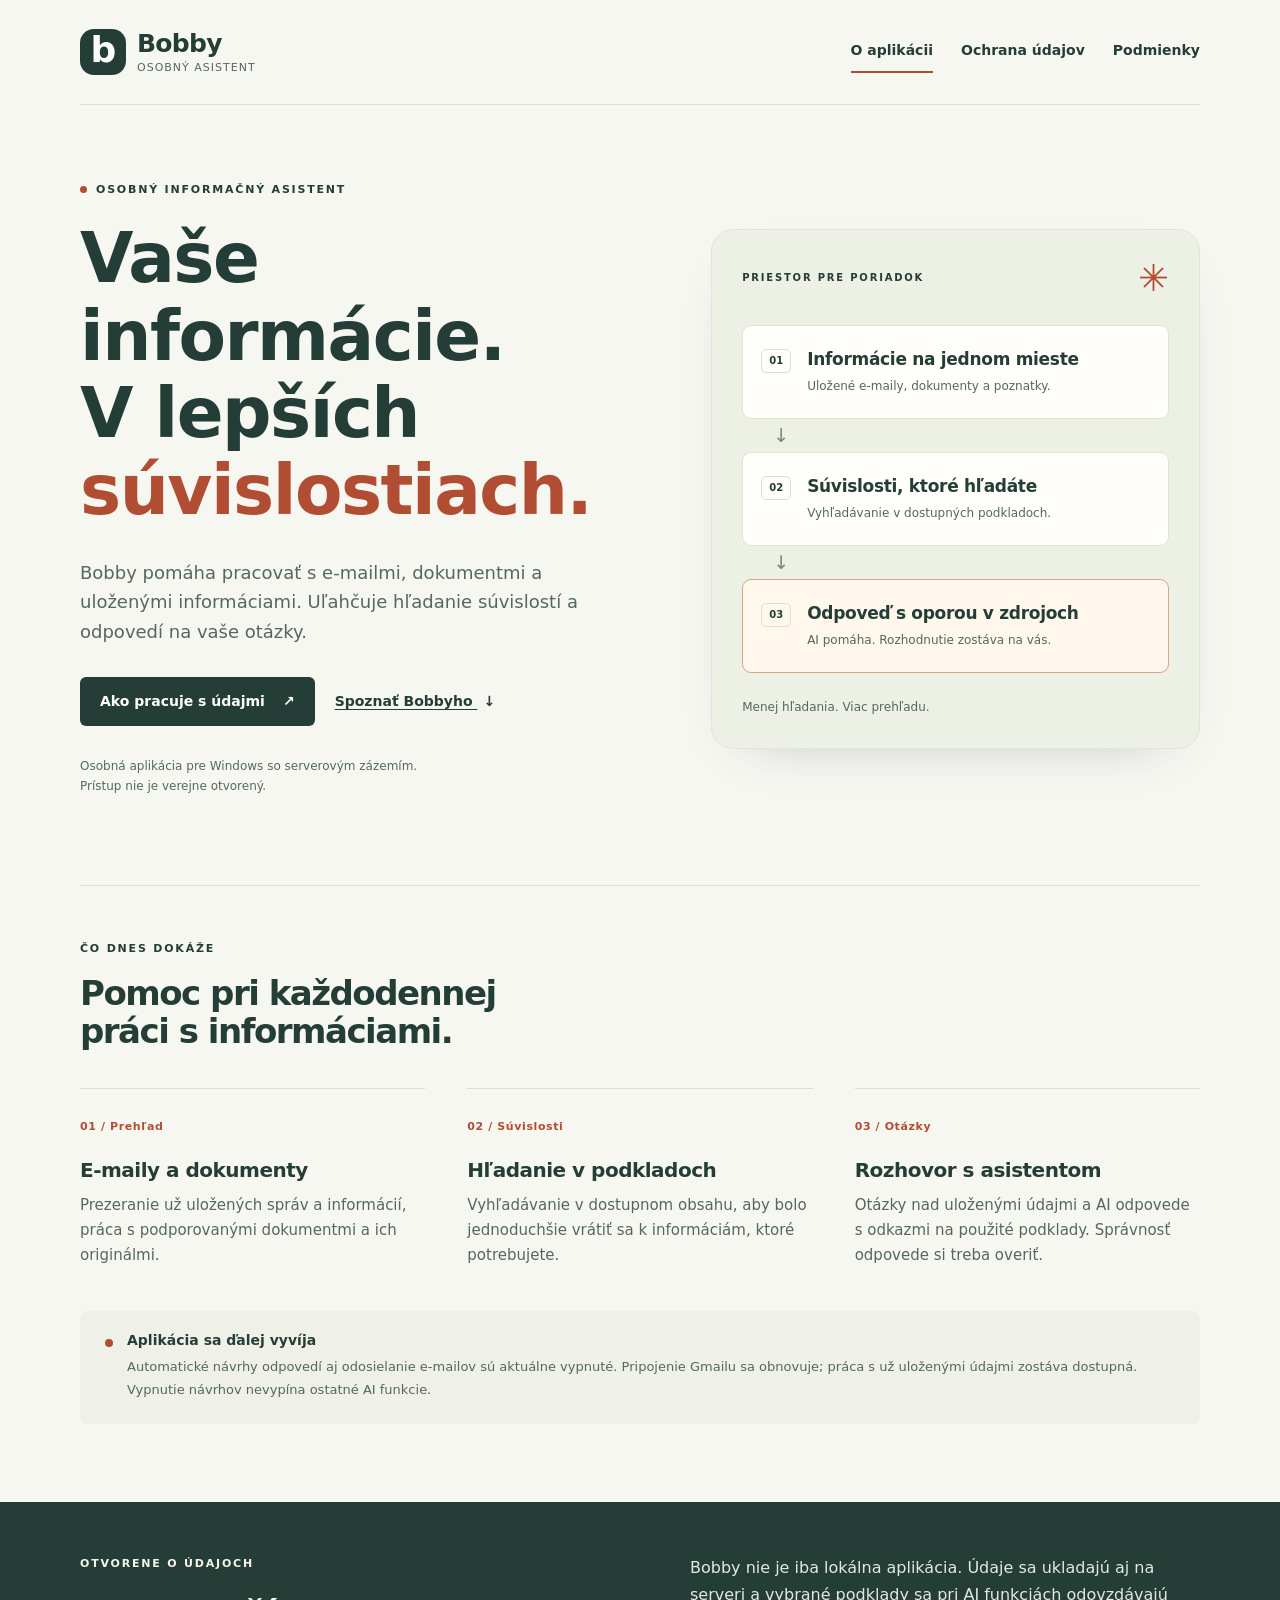
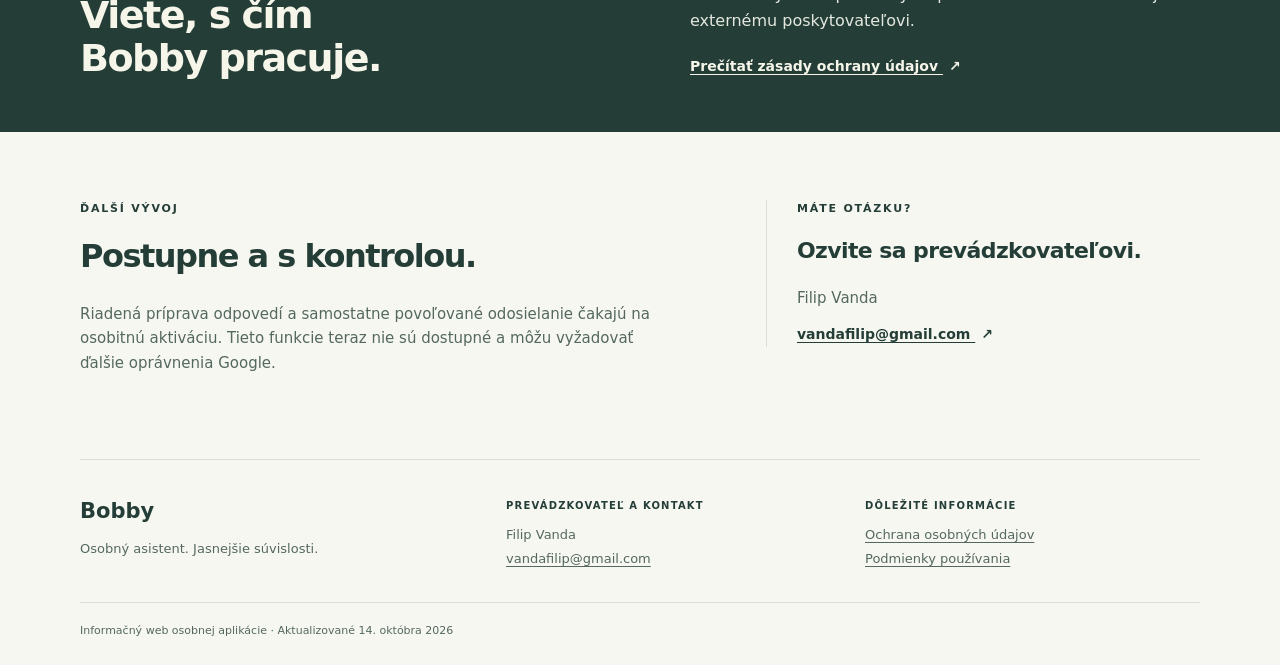
<file: index.html>
<!doctype html>
<html lang="sk">
<head>
  <meta charset="utf-8">
  <meta name="viewport" content="width=device-width, initial-scale=1">
  <meta name="description" content="Bobby je osobný asistent na prácu s informáciami, dokumentmi a e-mailmi. Spoznajte jeho možnosti, spracovanie údajov a kontakt.">
  <meta name="color-scheme" content="light">
  <title>Bobby – osobný asistent pre informácie a e-maily</title>
  <link rel="canonical" href="https://vandafilip-afk.github.io/">
  <link rel="icon" href="data:image/svg+xml,%3Csvg xmlns='http://www.w3.org/2000/svg' viewBox='0 0 64 64'%3E%3Crect width='64' height='64' rx='18' fill='%23263e38'/%3E%3Ctext x='32' y='46' text-anchor='middle' font-family='sans-serif' font-size='44' font-weight='700' fill='%23fff'%3Eb%3C/text%3E%3C/svg%3E">
  <link rel="stylesheet" href="styles.css">
</head>
<body>
  <a class="skip-link" href="#main">Prejsť na obsah</a>
  <header class="site-header wrap">
    <a class="brand" href="index.html" aria-label="Bobby – úvodná stránka"><span class="brand-mark" aria-hidden="true">b</span><span>Bobby<span class="brand-caption">osobný asistent</span></span></a>
    <nav aria-label="Hlavná navigácia"><a href="index.html" aria-current="page">O aplikácii</a><a href="privacy.html">Ochrana údajov</a><a href="terms.html">Podmienky</a></nav>
  </header>
  <main id="main" tabindex="-1">
    <section class="hero wrap" aria-labelledby="hero-title">
      <div class="hero-copy">
        <p class="eyebrow"><span class="small-dot" aria-hidden="true"></span>Osobný informačný asistent</p>
        <h1 id="hero-title">Vaše informácie.<br>V lepších<br><span>súvislostiach.</span></h1>
        <p class="lead">Bobby pomáha pracovať s e-mailmi, dokumentmi a uloženými informáciami. Uľahčuje hľadanie súvislostí a odpovedí na vaše otázky.</p>
        <div class="actions"><a class="button" href="privacy.html">Ako pracuje s údajmi <span aria-hidden="true">↗</span></a><a class="text-link" href="#moznosti">Spoznať Bobbyho <span aria-hidden="true">↓</span></a></div>
        <p class="hero-note">Osobná aplikácia pre Windows so serverovým zázemím.<br>Prístup nie je verejne otvorený.</p>
      </div>
      <div class="overview" aria-label="Od informácií k odpovedi">
        <div class="overview-top"><span class="eyebrow">Priestor pre poriadok</span><span class="overview-symbol" aria-hidden="true">✳</span></div>
        <div class="flow-card"><span class="step-number">01</span><div><h2>Informácie na jednom mieste</h2><p>Uložené e-maily, dokumenty a poznatky.</p></div></div>
        <div class="flow-connector" aria-hidden="true">↓</div>
        <div class="flow-card"><span class="step-number">02</span><div><h2>Súvislosti, ktoré hľadáte</h2><p>Vyhľadávanie v dostupných podkladoch.</p></div></div>
        <div class="flow-connector" aria-hidden="true">↓</div>
        <div class="flow-card accent-card"><span class="step-number">03</span><div><h2>Odpoveď s oporou v zdrojoch</h2><p>AI pomáha. Rozhodnutie zostáva na vás.</p></div></div>
        <p class="overview-note">Menej hľadania. Viac prehľadu.</p>
      </div>
    </section>
    <section class="features wrap" id="moznosti" aria-labelledby="features-title">
      <div class="section-heading"><p class="eyebrow">Čo dnes dokáže</p><h2 id="features-title">Pomoc pri každodennej<br>práci s informáciami.</h2></div>
      <div class="feature-grid">
        <article class="feature"><span class="feature-number">01 / Prehľad</span><h3>E-maily a dokumenty</h3><p>Prezeranie už uložených správ a informácií, práca s podporovanými dokumentmi a ich originálmi.</p></article>
        <article class="feature"><span class="feature-number">02 / Súvislosti</span><h3>Hľadanie v podkladoch</h3><p>Vyhľadávanie v dostupnom obsahu, aby bolo jednoduchšie vrátiť sa k informáciám, ktoré potrebujete.</p></article>
        <article class="feature"><span class="feature-number">03 / Otázky</span><h3>Rozhovor s asistentom</h3><p>Otázky nad uloženými údajmi a AI odpovede s odkazmi na použité podklady. Správnosť odpovede si treba overiť.</p></article>
      </div>
      <aside class="status-note" aria-label="Aktuálny rozsah aplikácie"><span class="status-marker" aria-hidden="true"></span><div><h3>Aplikácia sa ďalej vyvíja</h3><p>Automatické návrhy odpovedí aj odosielanie e-mailov sú aktuálne vypnuté. Pripojenie Gmailu sa obnovuje; práca s už uloženými údajmi zostáva dostupná. Vypnutie návrhov nevypína ostatné AI funkcie.</p></div></aside>
    </section>
    <section class="trust-band"><div class="wrap trust-grid"><div><p class="eyebrow">Otvorene o údajoch</p><h2>Viete, s čím<br>Bobby pracuje.</h2></div><div><p>Bobby nie je iba lokálna aplikácia. Údaje sa ukladajú aj na serveri a vybrané podklady sa pri AI funkciách odovzdávajú externému poskytovateľovi.</p><a class="text-link" href="privacy.html">Prečítať zásady ochrany údajov <span aria-hidden="true">↗</span></a></div></div></section>
    <section class="next-section wrap"><div><p class="eyebrow">Ďalší vývoj</p><h2>Postupne a s kontrolou.</h2><p>Riadená príprava odpovedí a samostatne povoľované odosielanie čakajú na osobitnú aktiváciu. Tieto funkcie teraz nie sú dostupné a môžu vyžadovať ďalšie oprávnenia Google.</p></div><div class="contact-card"><p class="eyebrow">Máte otázku?</p><h3>Ozvite sa prevádzkovateľovi.</h3><p>Filip Vanda</p><a class="text-link" href="mailto:vandafilip@gmail.com">vandafilip@gmail.com <span aria-hidden="true">↗</span></a></div></section>
  </main>
  <footer class="site-footer wrap">
    <div><a class="footer-brand" href="index.html">Bobby</a><p>Osobný asistent. Jasnejšie súvislosti.</p></div>
    <div><span class="footer-label">Prevádzkovateľ a kontakt</span><p>Filip Vanda<br><a href="mailto:vandafilip@gmail.com">vandafilip@gmail.com</a></p></div>
    <div><span class="footer-label">Dôležité informácie</span><p><a href="privacy.html">Ochrana osobných údajov</a><br><a href="terms.html">Podmienky používania</a></p></div>
    <p class="footer-note">Informačný web osobnej aplikácie · Aktualizované <time datetime="2026-10-14">14. októbra 2026</time></p>
  </footer>
</body>
</html>
</file>
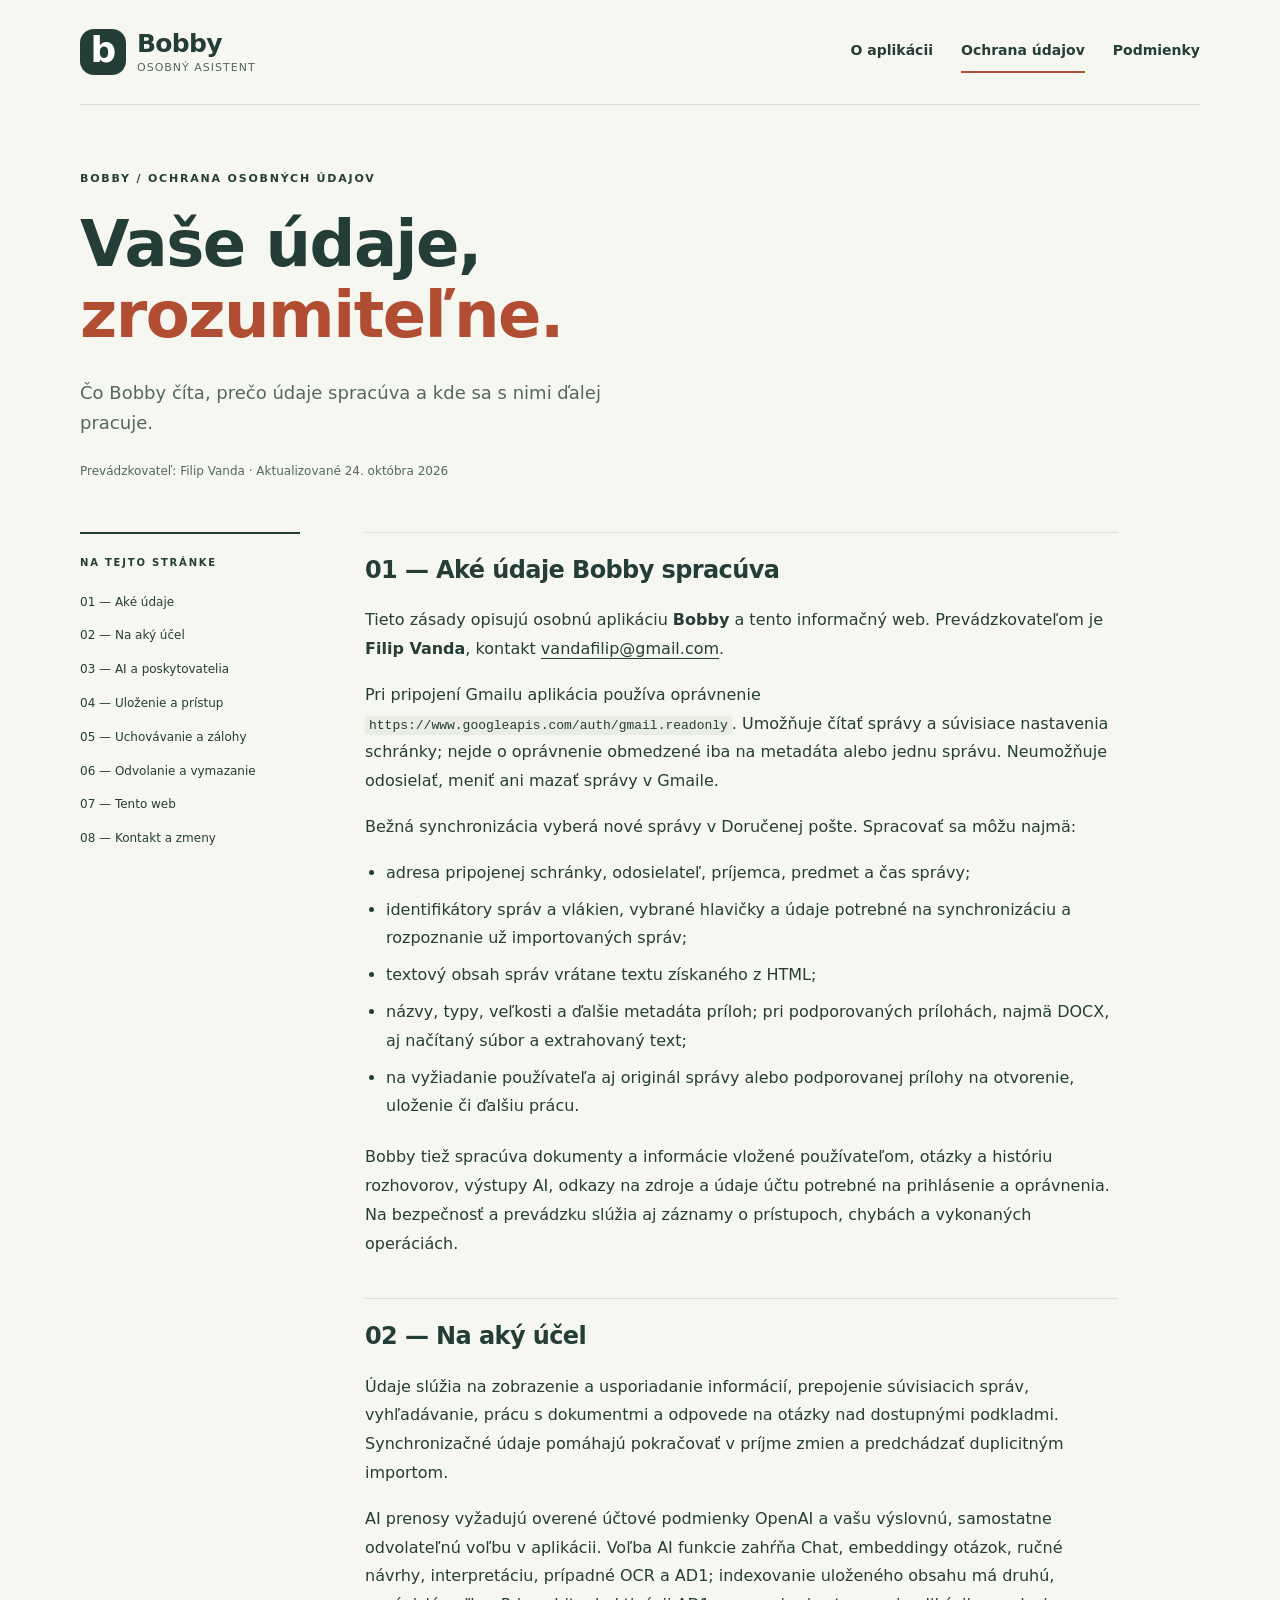
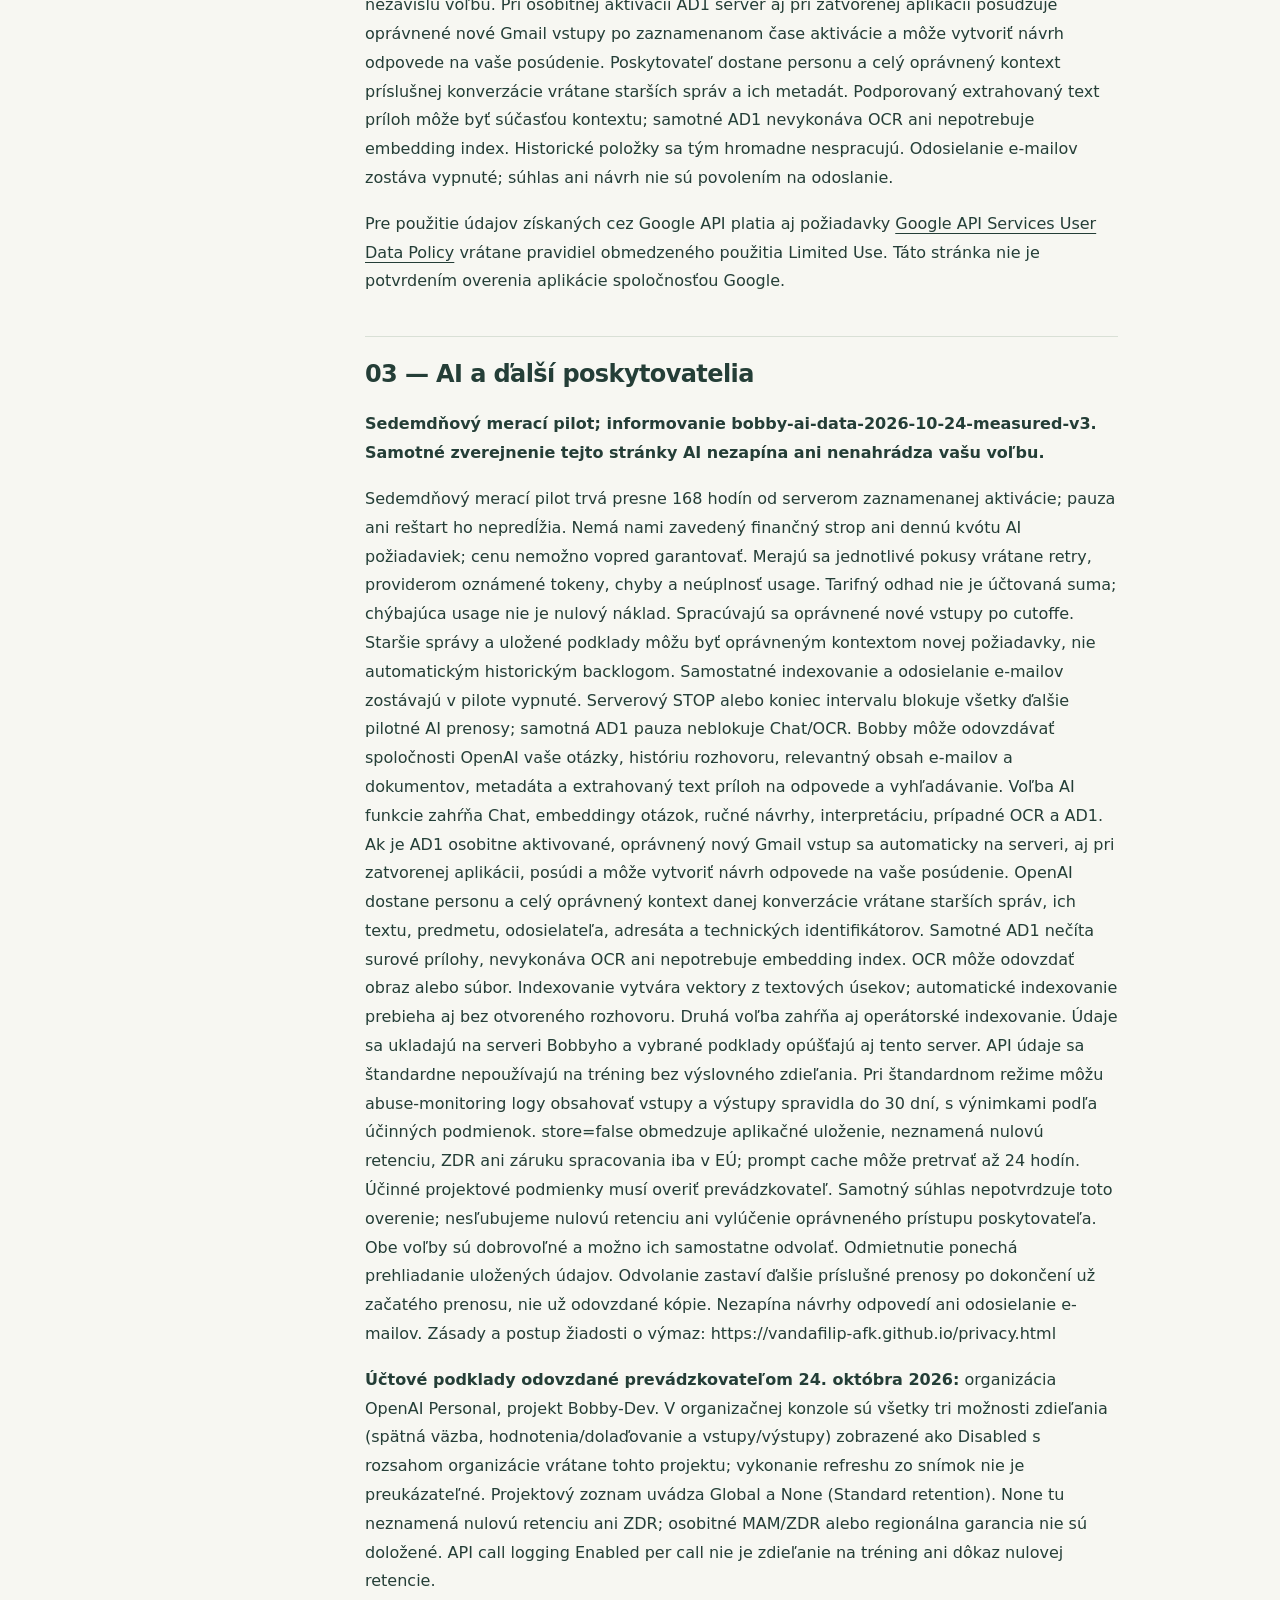
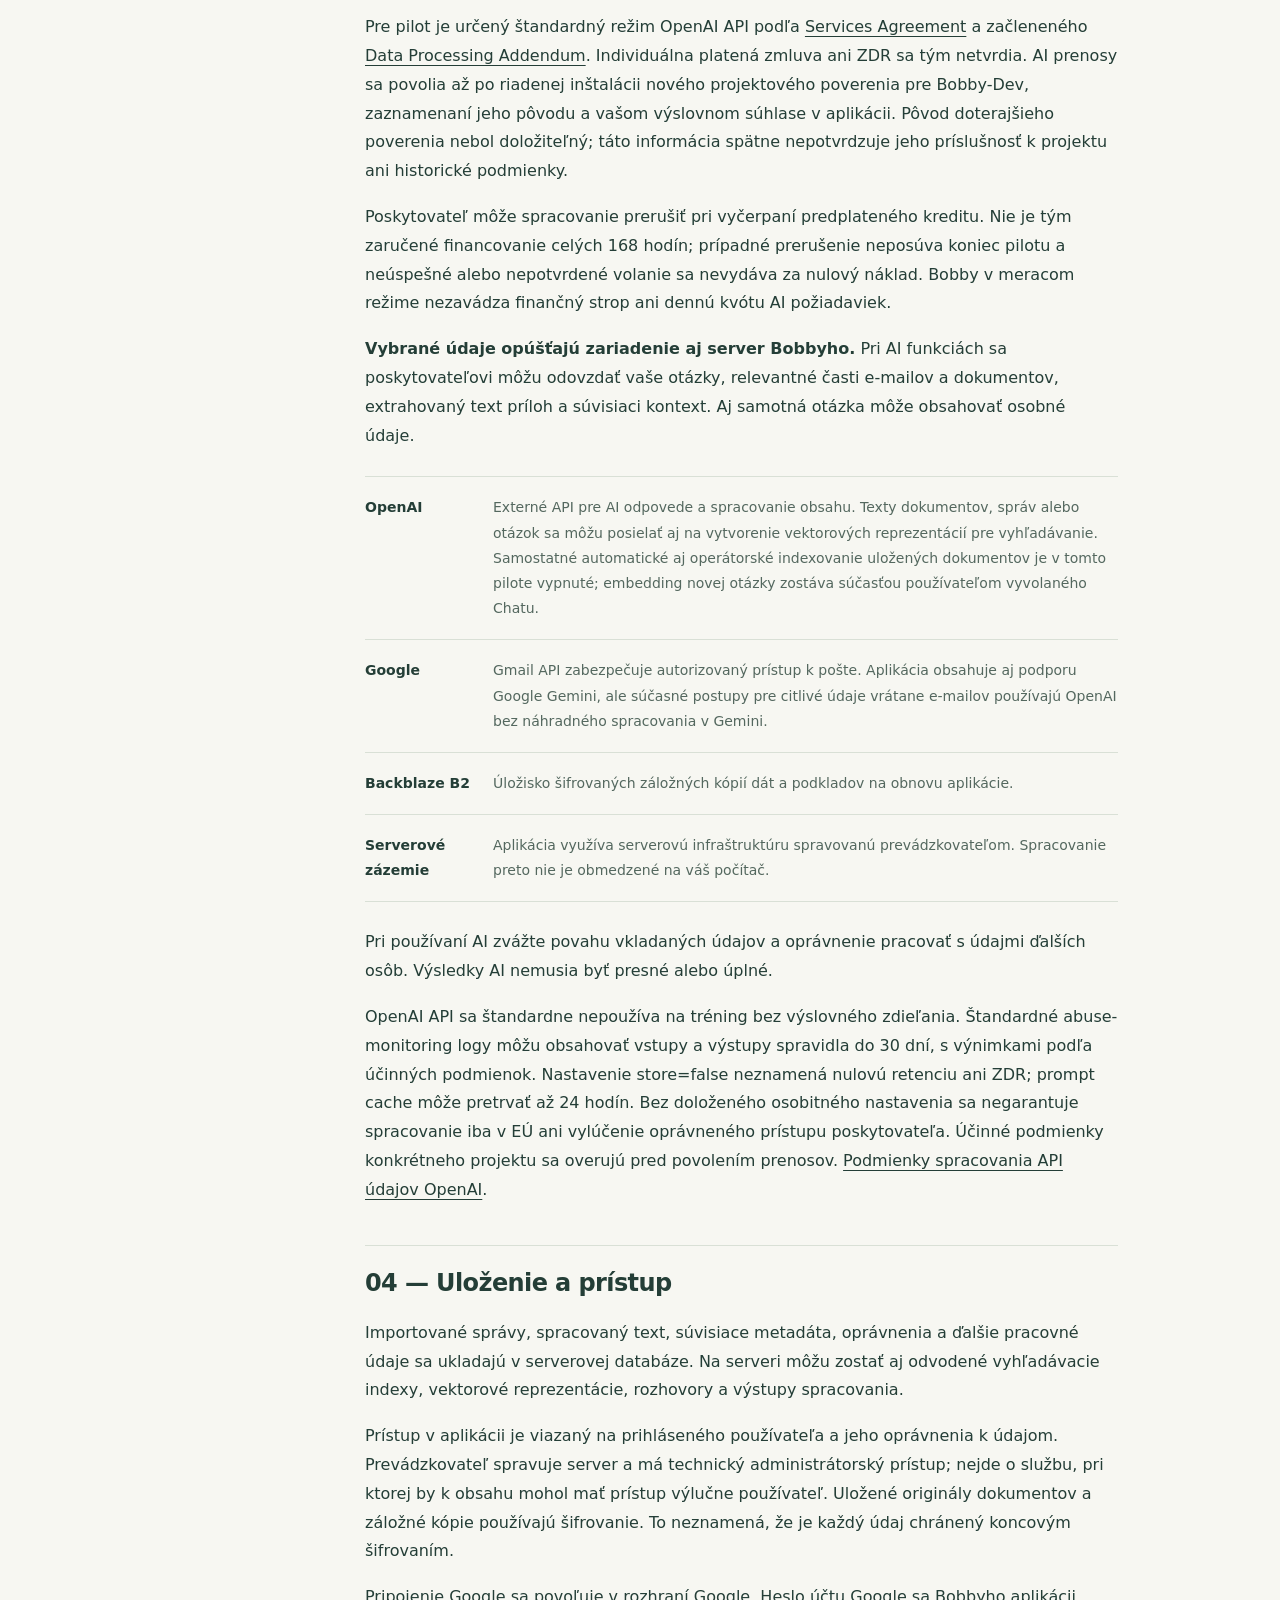
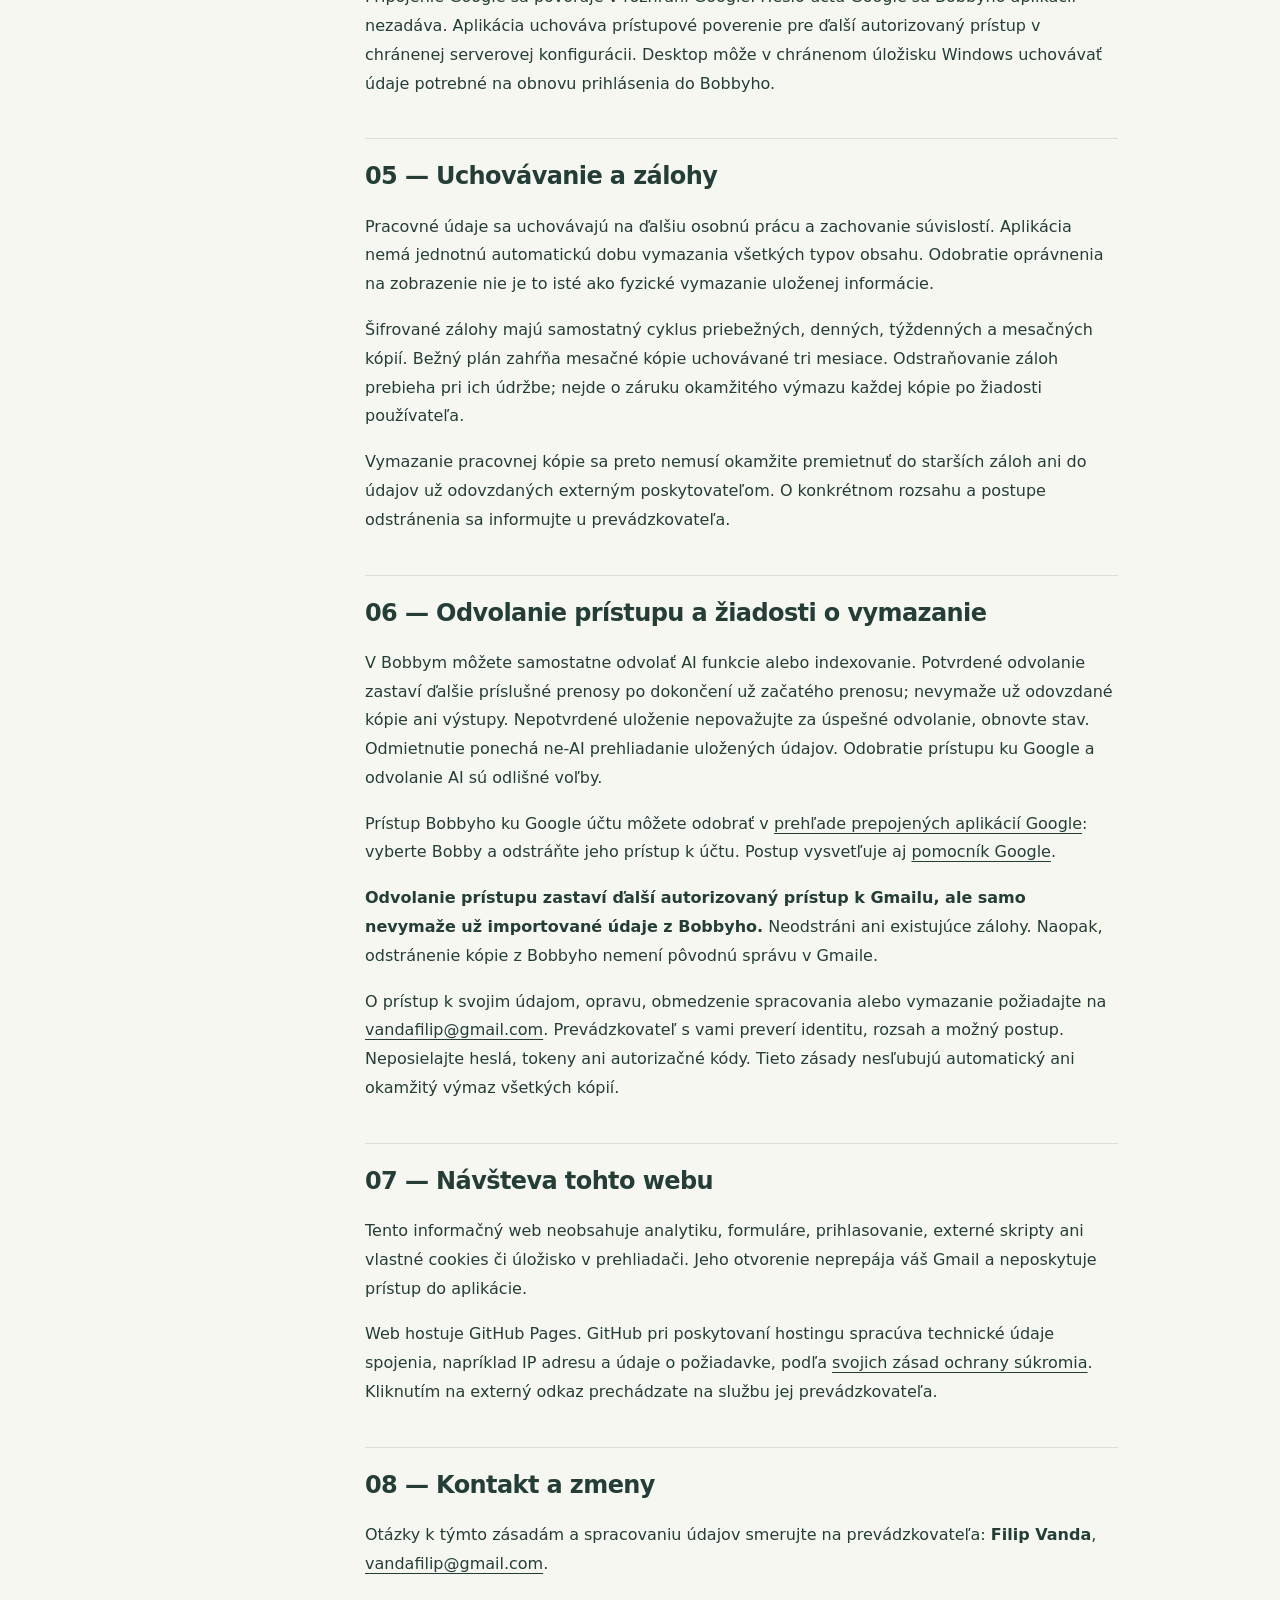
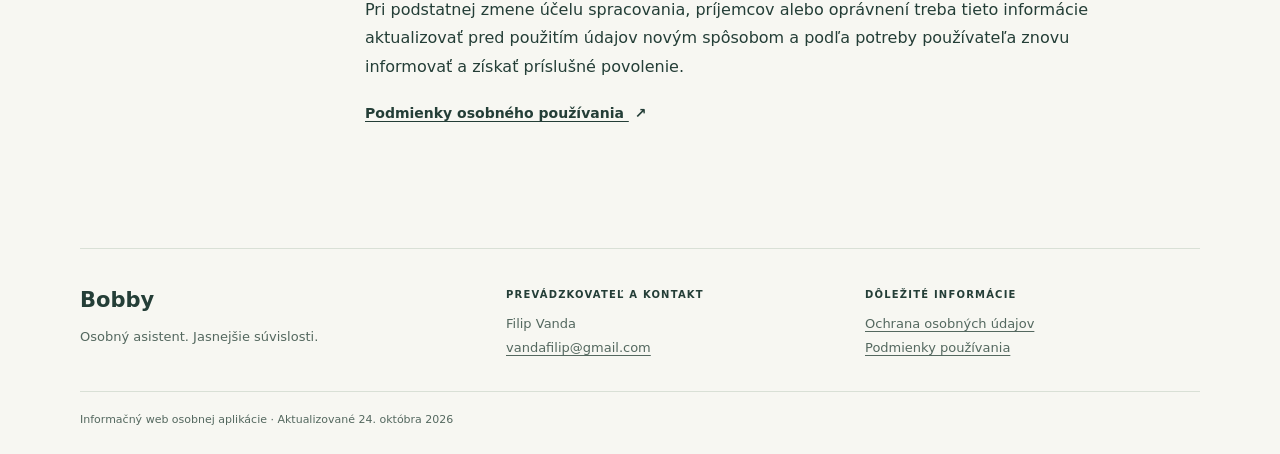
<file: privacy.html>
<!doctype html>
<html lang="sk">
<head>
  <meta charset="utf-8">
  <meta name="viewport" content="width=device-width, initial-scale=1">
  <meta name="description" content="Ako Bobby číta Gmail, spracúva obsah a prílohy, využíva AI, ukladá údaje a zálohy a ako možno odvolať prístup alebo požiadať o vymazanie.">
  <meta name="color-scheme" content="light">
  <title>Ochrana osobných údajov | Bobby</title>
  <link rel="canonical" href="https://vandafilip-afk.github.io/privacy.html">
  <link rel="icon" href="data:image/svg+xml,%3Csvg xmlns='http://www.w3.org/2000/svg' viewBox='0 0 64 64'%3E%3Crect width='64' height='64' rx='18' fill='%23263e38'/%3E%3Ctext x='32' y='46' text-anchor='middle' font-family='sans-serif' font-size='44' font-weight='700' fill='%23fff'%3Eb%3C/text%3E%3C/svg%3E">
  <link rel="stylesheet" href="styles.css">
</head>
<body>
  <a class="skip-link" href="#main">Prejsť na obsah</a>
  <header class="site-header wrap">
    <a class="brand" href="index.html" aria-label="Bobby – úvodná stránka"><span class="brand-mark" aria-hidden="true">b</span><span>Bobby<span class="brand-caption">osobný asistent</span></span></a>
    <nav aria-label="Hlavná navigácia"><a href="index.html">O aplikácii</a><a href="privacy.html" aria-current="page">Ochrana údajov</a><a href="terms.html">Podmienky</a></nav>
  </header>
  <main id="main" class="wrap document-main" tabindex="-1">
    <header class="document-header"><p class="eyebrow">Bobby / Ochrana osobných údajov</p><h1>Vaše údaje,<br><span>zrozumiteľne.</span></h1><p class="lead">Čo Bobby číta, prečo údaje spracúva a kde sa s nimi ďalej pracuje.</p><p class="document-meta">Prevádzkovateľ: Filip Vanda · Aktualizované <time datetime="2026-10-24">24. októbra 2026</time></p></header>
    <div class="document-layout">
      <nav class="contents" aria-label="Obsah zásad"><p class="eyebrow">Na tejto stránke</p><a href="#rozsah">01 — Aké údaje</a><a href="#ucel">02 — Na aký účel</a><a href="#ai">03 — AI a poskytovatelia</a><a href="#ulozenie">04 — Uloženie a prístup</a><a href="#uchovavanie">05 — Uchovávanie a zálohy</a><a href="#kontrola">06 — Odvolanie a vymazanie</a><a href="#web">07 — Tento web</a><a href="#kontakt">08 — Kontakt a zmeny</a></nav>
      <div class="document-body">
        <section id="rozsah"><h2>01 — Aké údaje Bobby spracúva</h2><p>Tieto zásady opisujú osobnú aplikáciu <strong>Bobby</strong> a tento informačný web. Prevádzkovateľom je <strong>Filip Vanda</strong>, kontakt <a href="mailto:vandafilip@gmail.com">vandafilip@gmail.com</a>.</p><p>Pri pripojení Gmailu aplikácia používa oprávnenie <code>https://www.googleapis.com/auth/gmail.readonly</code>. Umožňuje čítať správy a súvisiace nastavenia schránky; nejde o oprávnenie obmedzené iba na metadáta alebo jednu správu. Neumožňuje odosielať, meniť ani mazať správy v Gmaile.</p><p>Bežná synchronizácia vyberá nové správy v Doručenej pošte. Spracovať sa môžu najmä:</p><ul><li>adresa pripojenej schránky, odosielateľ, príjemca, predmet a čas správy;</li><li>identifikátory správ a vlákien, vybrané hlavičky a údaje potrebné na synchronizáciu a rozpoznanie už importovaných správ;</li><li>textový obsah správ vrátane textu získaného z HTML;</li><li>názvy, typy, veľkosti a ďalšie metadáta príloh; pri podporovaných prílohách, najmä DOCX, aj načítaný súbor a extrahovaný text;</li><li>na vyžiadanie používateľa aj originál správy alebo podporovanej prílohy na otvorenie, uloženie či ďalšiu prácu.</li></ul><p>Bobby tiež spracúva dokumenty a informácie vložené používateľom, otázky a históriu rozhovorov, výstupy AI, odkazy na zdroje a údaje účtu potrebné na prihlásenie a oprávnenia. Na bezpečnosť a prevádzku slúžia aj záznamy o prístupoch, chybách a vykonaných operáciách.</p></section>
        <section id="ucel"><h2>02 — Na aký účel</h2><p>Údaje slúžia na zobrazenie a usporiadanie informácií, prepojenie súvisiacich správ, vyhľadávanie, prácu s dokumentmi a odpovede na otázky nad dostupnými podkladmi. Synchronizačné údaje pomáhajú pokračovať v príjme zmien a predchádzať duplicitným importom.</p><p>AI prenosy vyžadujú overené účtové podmienky OpenAI a vašu výslovnú, samostatne odvolateľnú voľbu v aplikácii. Voľba AI funkcie zahŕňa Chat, embeddingy otázok, ručné návrhy, interpretáciu, prípadné OCR a AD1; indexovanie uloženého obsahu má druhú, nezávislú voľbu. Pri osobitnej aktivácii AD1 server aj pri zatvorenej aplikácii posudzuje oprávnené nové Gmail vstupy po zaznamenanom čase aktivácie a môže vytvoriť návrh odpovede na vaše posúdenie. Poskytovateľ dostane personu a celý oprávnený kontext príslušnej konverzácie vrátane starších správ a ich metadát. Podporovaný extrahovaný text príloh môže byť súčasťou kontextu; samotné AD1 nevykonáva OCR ani nepotrebuje embedding index. Historické položky sa tým hromadne nespracujú. Odosielanie e-mailov zostáva vypnuté; súhlas ani návrh nie sú povolením na odoslanie.</p><p>Pre použitie údajov získaných cez Google API platia aj požiadavky <a href="https://developers.google.com/terms/api-services-user-data-policy">Google API Services User Data Policy</a> vrátane pravidiel obmedzeného použitia <span lang="en">Limited Use</span>. Táto stránka nie je potvrdením overenia aplikácie spoločnosťou Google.</p></section>
        <section id="ai"><h2>03 — AI a ďalší poskytovatelia</h2><p><strong>Sedemdňový merací pilot; informovanie bobby-ai-data-2026-10-24-measured-v3. Samotné zverejnenie tejto stránky AI nezapína ani nenahrádza vašu voľbu.</strong></p><p>Sedemdňov&#253; merac&#237; pilot trv&#225; presne 168 hod&#237;n od serverom zaznamenanej aktiv&#225;cie; pauza ani reštart ho nepredĺžia. Nem&#225; nami zaveden&#253; finančn&#253; strop ani denn&#250; kv&#243;tu AI požiadaviek; cenu nemožno vopred garantovať. Meraj&#250; sa jednotliv&#233; pokusy vr&#225;tane retry, providerom ozn&#225;men&#233; tokeny, chyby a ne&#250;plnosť usage. Tarifn&#253; odhad nie je &#250;čtovan&#225; suma; ch&#253;baj&#250;ca usage nie je nulov&#253; n&#225;klad. Sprac&#250;vaj&#250; sa opr&#225;vnen&#233; nov&#233; vstupy po cutoffe. Staršie spr&#225;vy a uložen&#233; podklady m&#244;žu byť opr&#225;vnen&#253;m kontextom novej požiadavky, nie automatick&#253;m historick&#253;m backlogom. Samostatn&#233; indexovanie a odosielanie e-mailov zost&#225;vaj&#250; v pilote vypnut&#233;. Serverov&#253; STOP alebo koniec intervalu blokuje všetky ďalšie pilotn&#233; AI prenosy; samotn&#225; AD1 pauza neblokuje Chat/OCR. Bobby m&#244;že odovzd&#225;vať spoločnosti OpenAI vaše ot&#225;zky, hist&#243;riu rozhovoru, relevantn&#253; obsah e-mailov a dokumentov, metad&#225;ta a extrahovan&#253; text pr&#237;loh na odpovede a vyhľad&#225;vanie. Voľba AI funkcie zahŕňa Chat, embeddingy ot&#225;zok, ručn&#233; n&#225;vrhy, interpret&#225;ciu, pr&#237;padn&#233; OCR a AD1. Ak je AD1 osobitne aktivovan&#233;, opr&#225;vnen&#253; nov&#253; Gmail vstup sa automaticky na serveri, aj pri zatvorenej aplik&#225;cii, pos&#250;di a m&#244;že vytvoriť n&#225;vrh odpovede na vaše pos&#250;denie. OpenAI dostane personu a cel&#253; opr&#225;vnen&#253; kontext danej konverz&#225;cie vr&#225;tane starš&#237;ch spr&#225;v, ich textu, predmetu, odosielateľa, adres&#225;ta a technick&#253;ch identifik&#225;torov. Samotn&#233; AD1 neč&#237;ta surov&#233; pr&#237;lohy, nevykon&#225;va OCR ani nepotrebuje embedding index. OCR m&#244;že odovzdať obraz alebo s&#250;bor. Indexovanie vytv&#225;ra vektory z textov&#253;ch &#250;sekov; automatick&#233; indexovanie prebieha aj bez otvoren&#233;ho rozhovoru. Druh&#225; voľba zahŕňa aj oper&#225;torsk&#233; indexovanie. &#218;daje sa ukladaj&#250; na serveri Bobbyho a vybran&#233; podklady op&#250;šťaj&#250; aj tento server. API &#250;daje sa štandardne nepouž&#237;vaj&#250; na tr&#233;ning bez v&#253;slovn&#233;ho zdieľania. Pri štandardnom režime m&#244;žu abuse-monitoring logy obsahovať vstupy a v&#253;stupy spravidla do 30 dn&#237;, s v&#253;nimkami podľa &#250;činn&#253;ch podmienok. store=false obmedzuje aplikačn&#233; uloženie, neznamen&#225; nulov&#250; retenciu, ZDR ani z&#225;ruku spracovania iba v E&#218;; prompt cache m&#244;že pretrvať až 24 hod&#237;n. &#218;činn&#233; projektov&#233; podmienky mus&#237; overiť prev&#225;dzkovateľ. Samotn&#253; s&#250;hlas nepotvrdzuje toto overenie; nesľubujeme nulov&#250; retenciu ani vyl&#250;čenie opr&#225;vnen&#233;ho pr&#237;stupu poskytovateľa. Obe voľby s&#250; dobrovoľn&#233; a možno ich samostatne odvolať. Odmietnutie ponech&#225; prehliadanie uložen&#253;ch &#250;dajov. Odvolanie zastav&#237; ďalšie pr&#237;slušn&#233; prenosy po dokončen&#237; už začat&#233;ho prenosu, nie už odovzdan&#233; k&#243;pie. Nezap&#237;na n&#225;vrhy odpoved&#237; ani odosielanie e-mailov. Z&#225;sady a postup žiadosti o v&#253;maz: https://vandafilip-afk.github.io/privacy.html</p><p><strong>Účtové podklady odovzdané prevádzkovateľom 24. októbra 2026:</strong> organizácia OpenAI Personal, projekt Bobby-Dev. V organizačnej konzole sú všetky tri možnosti zdieľania (spätná väzba, hodnotenia/dolaďovanie a vstupy/výstupy) zobrazené ako Disabled s rozsahom organizácie vrátane tohto projektu; vykonanie refreshu zo snímok nie je preukázateľné. Projektový zoznam uvádza Global a None (Standard retention). None tu neznamená nulovú retenciu ani ZDR; osobitné MAM/ZDR alebo regionálna garancia nie sú doložené. API call logging Enabled per call nie je zdieľanie na tréning ani dôkaz nulovej retencie.</p><p>Pre pilot je určený štandardný režim OpenAI API podľa <a href="https://openai.com/policies/services-agreement/">Services Agreement</a> a začleneného <a href="https://openai.com/policies/data-processing-addendum/">Data Processing Addendum</a>. Individuálna platená zmluva ani ZDR sa tým netvrdia. AI prenosy sa povolia až po riadenej inštalácii nového projektového poverenia pre Bobby-Dev, zaznamenaní jeho pôvodu a vašom výslovnom súhlase v aplikácii. Pôvod doterajšieho poverenia nebol doložiteľný; táto informácia spätne nepotvrdzuje jeho príslušnosť k projektu ani historické podmienky.</p><p>Poskytovateľ môže spracovanie prerušiť pri vyčerpaní predplateného kreditu. Nie je tým zaručené financovanie celých 168 hodín; prípadné prerušenie neposúva koniec pilotu a neúspešné alebo nepotvrdené volanie sa nevydáva za nulový náklad. Bobby v meracom režime nezavádza finančný strop ani dennú kvótu AI požiadaviek.</p><p><strong>Vybrané údaje opúšťajú zariadenie aj server Bobbyho.</strong> Pri AI funkciách sa poskytovateľovi môžu odovzdať vaše otázky, relevantné časti e-mailov a dokumentov, extrahovaný text príloh a súvisiaci kontext. Aj samotná otázka môže obsahovať osobné údaje.</p><dl class="provider-list"><div><dt>OpenAI</dt><dd>Externé API pre AI odpovede a spracovanie obsahu. Texty dokumentov, správ alebo otázok sa môžu posielať aj na vytvorenie vektorových reprezentácií pre vyhľadávanie. Samostatné automatické aj operátorské indexovanie uložených dokumentov je v tomto pilote vypnuté; embedding novej otázky zostáva súčasťou používateľom vyvolaného Chatu.</dd></div><div><dt>Google</dt><dd>Gmail API zabezpečuje autorizovaný prístup k pošte. Aplikácia obsahuje aj podporu Google Gemini, ale súčasné postupy pre citlivé údaje vrátane e-mailov používajú OpenAI bez náhradného spracovania v Gemini.</dd></div><div><dt>Backblaze B2</dt><dd>Úložisko šifrovaných záložných kópií dát a podkladov na obnovu aplikácie.</dd></div><div><dt>Serverové zázemie</dt><dd>Aplikácia využíva serverovú infraštruktúru spravovanú prevádzkovateľom. Spracovanie preto nie je obmedzené na váš počítač.</dd></div></dl><p>Pri používaní AI zvážte povahu vkladaných údajov a oprávnenie pracovať s údajmi ďalších osôb. Výsledky AI nemusia byť presné alebo úplné.</p><p>OpenAI API sa štandardne nepoužíva na tréning bez výslovného zdieľania. Štandardné abuse-monitoring logy môžu obsahovať vstupy a výstupy spravidla do 30 dní, s výnimkami podľa účinných podmienok. Nastavenie store=false neznamená nulovú retenciu ani ZDR; prompt cache môže pretrvať až 24 hodín. Bez doloženého osobitného nastavenia sa negarantuje spracovanie iba v EÚ ani vylúčenie oprávneného prístupu poskytovateľa. Účinné podmienky konkrétneho projektu sa overujú pred povolením prenosov. <a href="https://developers.openai.com/api/docs/guides/your-data">Podmienky spracovania API údajov OpenAI</a>.</p></section>
        <section id="ulozenie"><h2>04 — Uloženie a prístup</h2><p>Importované správy, spracovaný text, súvisiace metadáta, oprávnenia a ďalšie pracovné údaje sa ukladajú v serverovej databáze. Na serveri môžu zostať aj odvodené vyhľadávacie indexy, vektorové reprezentácie, rozhovory a výstupy spracovania.</p><p>Prístup v aplikácii je viazaný na prihláseného používateľa a jeho oprávnenia k údajom. Prevádzkovateľ spravuje server a má technický administrátorský prístup; nejde o službu, pri ktorej by k obsahu mohol mať prístup výlučne používateľ. Uložené originály dokumentov a záložné kópie používajú šifrovanie. To neznamená, že je každý údaj chránený koncovým šifrovaním.</p><p>Pripojenie Google sa povoľuje v rozhraní Google. Heslo účtu Google sa Bobbyho aplikácii nezadáva. Aplikácia uchováva prístupové poverenie pre ďalší autorizovaný prístup v chránenej serverovej konfigurácii. Desktop môže v chránenom úložisku Windows uchovávať údaje potrebné na obnovu prihlásenia do Bobbyho.</p></section>
        <section id="uchovavanie"><h2>05 — Uchovávanie a zálohy</h2><p>Pracovné údaje sa uchovávajú na ďalšiu osobnú prácu a zachovanie súvislostí. Aplikácia nemá jednotnú automatickú dobu vymazania všetkých typov obsahu. Odobratie oprávnenia na zobrazenie nie je to isté ako fyzické vymazanie uloženej informácie.</p><p>Šifrované zálohy majú samostatný cyklus priebežných, denných, týždenných a mesačných kópií. Bežný plán zahŕňa mesačné kópie uchovávané tri mesiace. Odstraňovanie záloh prebieha pri ich údržbe; nejde o záruku okamžitého výmazu každej kópie po žiadosti používateľa.</p><p>Vymazanie pracovnej kópie sa preto nemusí okamžite premietnuť do starších záloh ani do údajov už odovzdaných externým poskytovateľom. O konkrétnom rozsahu a postupe odstránenia sa informujte u prevádzkovateľa.</p></section>
        <section id="kontrola"><h2>06 — Odvolanie prístupu a žiadosti o vymazanie</h2><p>V Bobbym môžete samostatne odvolať AI funkcie alebo indexovanie. Potvrdené odvolanie zastaví ďalšie príslušné prenosy po dokončení už začatého prenosu; nevymaže už odovzdané kópie ani výstupy. Nepotvrdené uloženie nepovažujte za úspešné odvolanie, obnovte stav. Odmietnutie ponechá ne-AI prehliadanie uložených údajov. Odobratie prístupu ku Google a odvolanie AI sú odlišné voľby.</p><p>Prístup Bobbyho ku Google účtu môžete odobrať v <a href="https://myaccount.google.com/connections">prehľade prepojených aplikácií Google</a>: vyberte Bobby a odstráňte jeho prístup k účtu. Postup vysvetľuje aj <a href="https://support.google.com/accounts/answer/13533235?hl=sk">pomocník Google</a>.</p><p><strong>Odvolanie prístupu zastaví ďalší autorizovaný prístup k Gmailu, ale samo nevymaže už importované údaje z Bobbyho.</strong> Neodstráni ani existujúce zálohy. Naopak, odstránenie kópie z Bobbyho nemení pôvodnú správu v Gmaile.</p><p>O prístup k svojim údajom, opravu, obmedzenie spracovania alebo vymazanie požiadajte na <a href="mailto:vandafilip@gmail.com">vandafilip@gmail.com</a>. Prevádzkovateľ s vami preverí identitu, rozsah a možný postup. Neposielajte heslá, tokeny ani autorizačné kódy. Tieto zásady nesľubujú automatický ani okamžitý výmaz všetkých kópií.</p></section>
        <section id="web"><h2>07 — Návšteva tohto webu</h2><p>Tento informačný web neobsahuje analytiku, formuláre, prihlasovanie, externé skripty ani vlastné cookies či úložisko v prehliadači. Jeho otvorenie neprepája váš Gmail a neposkytuje prístup do aplikácie.</p><p>Web hostuje GitHub Pages. GitHub pri poskytovaní hostingu spracúva technické údaje spojenia, napríklad IP adresu a údaje o požiadavke, podľa <a href="https://docs.github.com/en/site-policy/privacy-policies/github-general-privacy-statement">svojich zásad ochrany súkromia</a>. Kliknutím na externý odkaz prechádzate na službu jej prevádzkovateľa.</p></section>
        <section id="kontakt"><h2>08 — Kontakt a zmeny</h2><p>Otázky k týmto zásadám a spracovaniu údajov smerujte na prevádzkovateľa: <strong>Filip Vanda</strong>, <a href="mailto:vandafilip@gmail.com">vandafilip@gmail.com</a>.</p><p>Pri podstatnej zmene účelu spracovania, príjemcov alebo oprávnení treba tieto informácie aktualizovať pred použitím údajov novým spôsobom a podľa potreby používateľa znovu informovať a získať príslušné povolenie.</p><a class="text-link" href="terms.html">Podmienky osobného používania <span aria-hidden="true">↗</span></a></section>
      </div>
    </div>
  </main>
  <footer class="site-footer wrap">
    <div><a class="footer-brand" href="index.html">Bobby</a><p>Osobný asistent. Jasnejšie súvislosti.</p></div>
    <div><span class="footer-label">Prevádzkovateľ a kontakt</span><p>Filip Vanda<br><a href="mailto:vandafilip@gmail.com">vandafilip@gmail.com</a></p></div>
    <div><span class="footer-label">Dôležité informácie</span><p><a href="privacy.html">Ochrana osobných údajov</a><br><a href="terms.html">Podmienky používania</a></p></div>
    <p class="footer-note">Informačný web osobnej aplikácie · Aktualizované <time datetime="2026-10-24">24. októbra 2026</time></p>
  </footer>
</body>
</html>
</file>
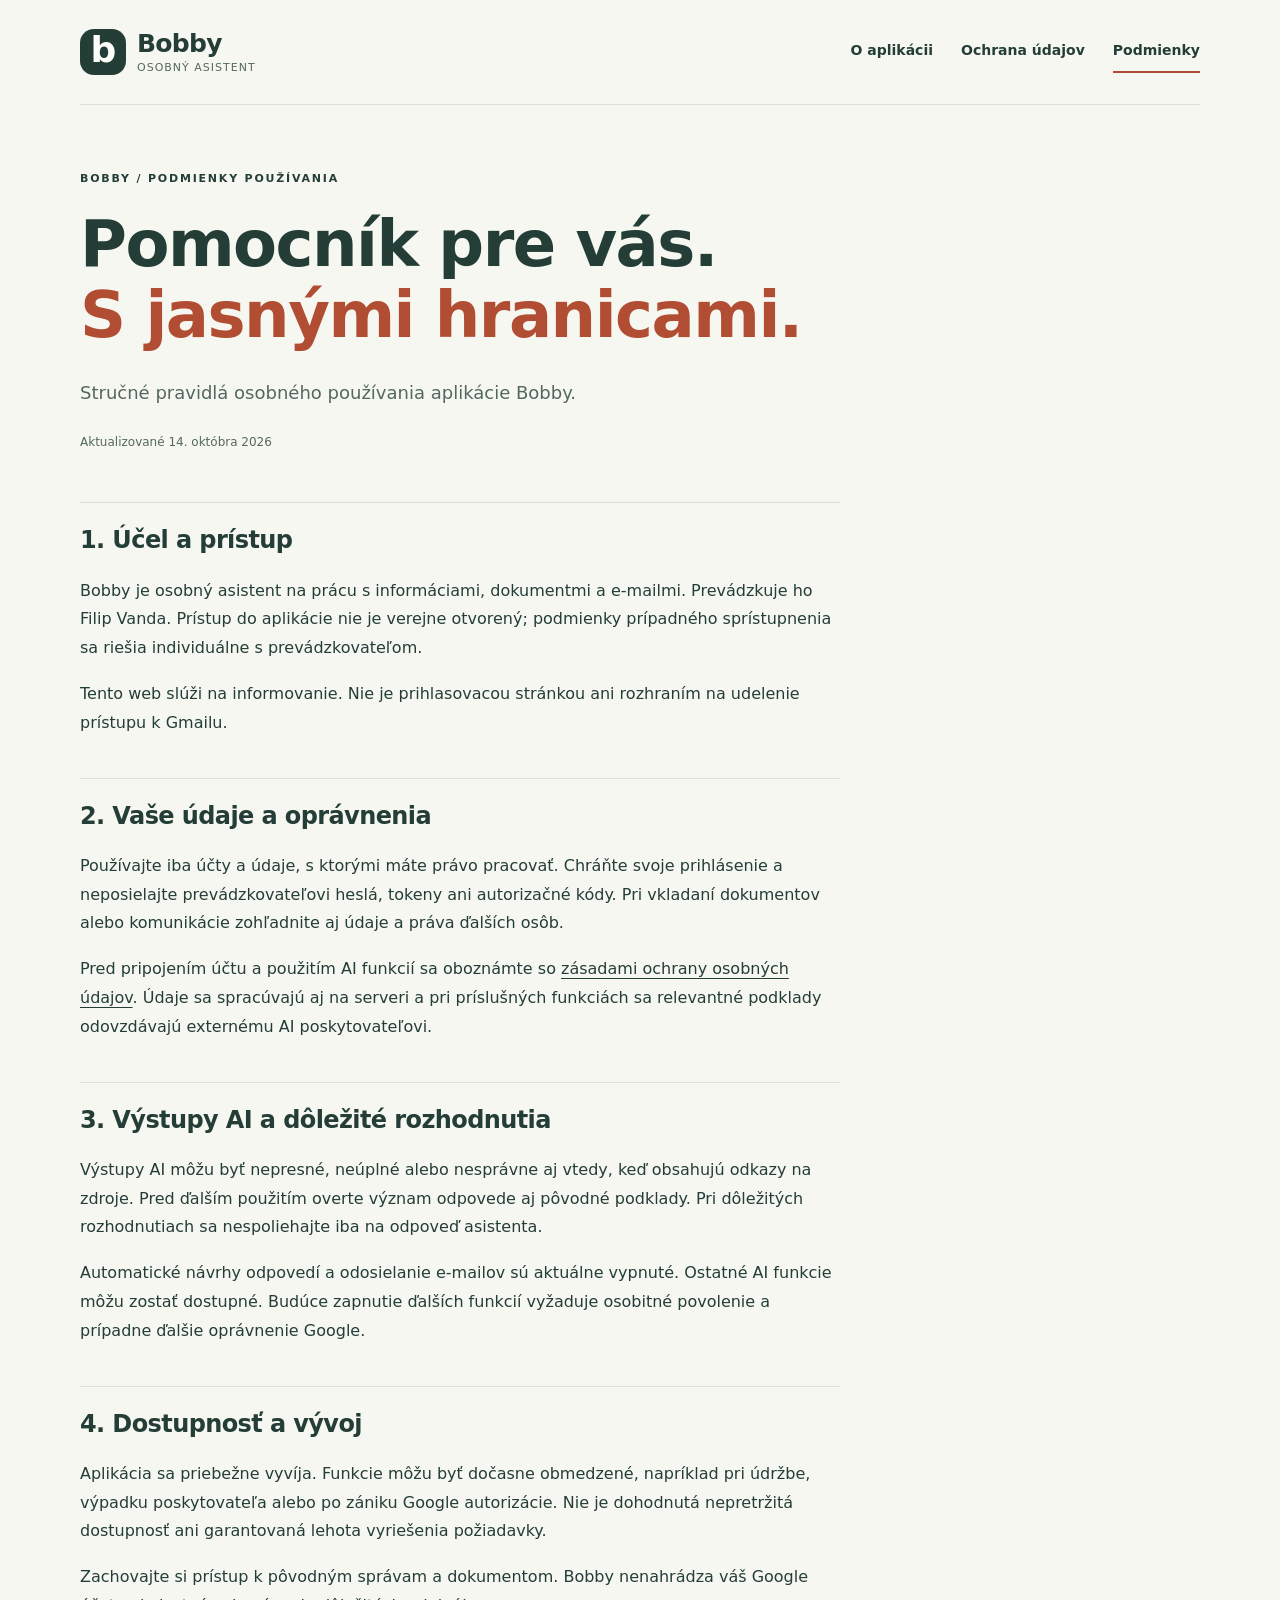
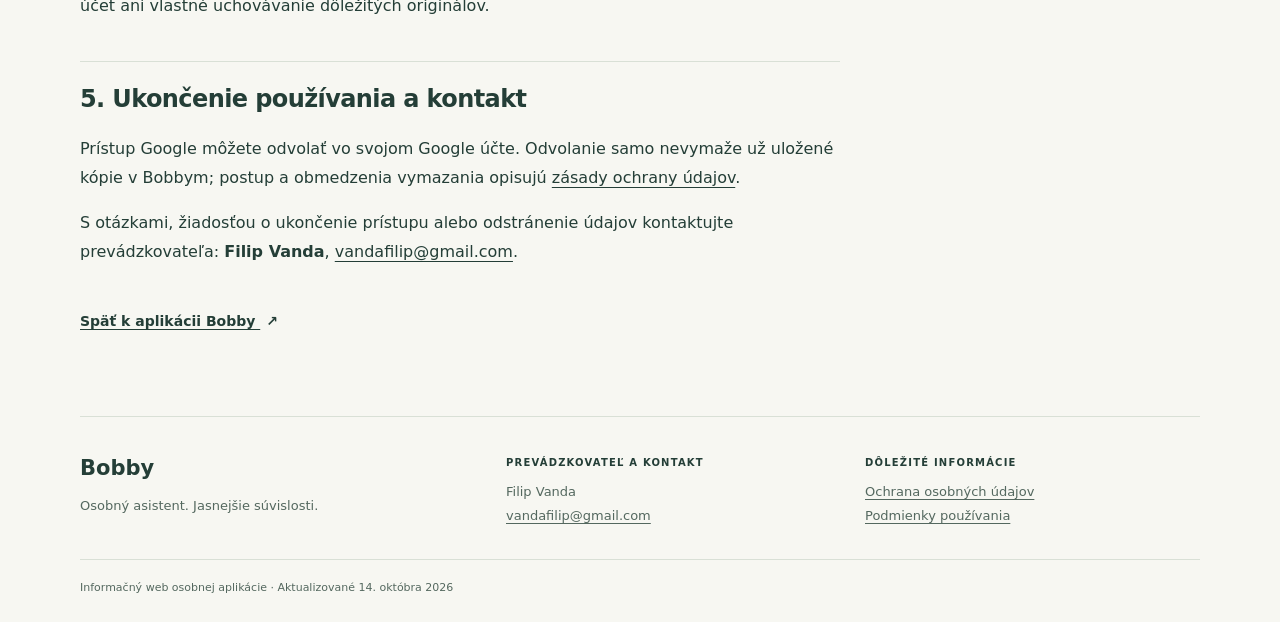
<file: terms.html>
<!doctype html>
<html lang="sk">
<head>
  <meta charset="utf-8">
  <meta name="viewport" content="width=device-width, initial-scale=1">
  <meta name="description" content="Stručné podmienky osobného používania aplikácie Bobby, pravidlá prístupu, obmedzenia AI a kontakt na prevádzkovateľa.">
  <meta name="color-scheme" content="light">
  <title>Podmienky osobného používania | Bobby</title>
  <link rel="canonical" href="https://vandafilip-afk.github.io/terms.html">
  <link rel="icon" href="data:image/svg+xml,%3Csvg xmlns='http://www.w3.org/2000/svg' viewBox='0 0 64 64'%3E%3Crect width='64' height='64' rx='18' fill='%23263e38'/%3E%3Ctext x='32' y='46' text-anchor='middle' font-family='sans-serif' font-size='44' font-weight='700' fill='%23fff'%3Eb%3C/text%3E%3C/svg%3E">
  <link rel="stylesheet" href="styles.css">
</head>
<body>
  <a class="skip-link" href="#main">Prejsť na obsah</a>
  <header class="site-header wrap">
    <a class="brand" href="index.html" aria-label="Bobby – úvodná stránka"><span class="brand-mark" aria-hidden="true">b</span><span>Bobby<span class="brand-caption">osobný asistent</span></span></a>
    <nav aria-label="Hlavná navigácia"><a href="index.html">O aplikácii</a><a href="privacy.html">Ochrana údajov</a><a href="terms.html" aria-current="page">Podmienky</a></nav>
  </header>
  <main id="main" class="wrap document-main" tabindex="-1">
    <header class="document-header"><p class="eyebrow">Bobby / Podmienky používania</p><h1>Pomocník pre vás.<br><span>S jasnými hranicami.</span></h1><p class="lead">Stručné pravidlá osobného používania aplikácie Bobby.</p><p class="document-meta">Aktualizované <time datetime="2026-10-14">14. októbra 2026</time></p></header>
    <div class="terms-body document-body">
      <section><h2>1. Účel a prístup</h2><p>Bobby je osobný asistent na prácu s informáciami, dokumentmi a e-mailmi. Prevádzkuje ho Filip Vanda. Prístup do aplikácie nie je verejne otvorený; podmienky prípadného sprístupnenia sa riešia individuálne s prevádzkovateľom.</p><p>Tento web slúži na informovanie. Nie je prihlasovacou stránkou ani rozhraním na udelenie prístupu k Gmailu.</p></section>
      <section><h2>2. Vaše údaje a oprávnenia</h2><p>Používajte iba účty a údaje, s ktorými máte právo pracovať. Chráňte svoje prihlásenie a neposielajte prevádzkovateľovi heslá, tokeny ani autorizačné kódy. Pri vkladaní dokumentov alebo komunikácie zohľadnite aj údaje a práva ďalších osôb.</p><p>Pred pripojením účtu a použitím AI funkcií sa oboznámte so <a href="privacy.html">zásadami ochrany osobných údajov</a>. Údaje sa spracúvajú aj na serveri a pri príslušných funkciách sa relevantné podklady odovzdávajú externému AI poskytovateľovi.</p></section>
      <section><h2>3. Výstupy AI a dôležité rozhodnutia</h2><p>Výstupy AI môžu byť nepresné, neúplné alebo nesprávne aj vtedy, keď obsahujú odkazy na zdroje. Pred ďalším použitím overte význam odpovede aj pôvodné podklady. Pri dôležitých rozhodnutiach sa nespoliehajte iba na odpoveď asistenta.</p><p>Automatické návrhy odpovedí a odosielanie e-mailov sú aktuálne vypnuté. Ostatné AI funkcie môžu zostať dostupné. Budúce zapnutie ďalších funkcií vyžaduje osobitné povolenie a prípadne ďalšie oprávnenie Google.</p></section>
      <section><h2>4. Dostupnosť a vývoj</h2><p>Aplikácia sa priebežne vyvíja. Funkcie môžu byť dočasne obmedzené, napríklad pri údržbe, výpadku poskytovateľa alebo po zániku Google autorizácie. Nie je dohodnutá nepretržitá dostupnosť ani garantovaná lehota vyriešenia požiadavky.</p><p>Zachovajte si prístup k pôvodným správam a dokumentom. Bobby nenahrádza váš Google účet ani vlastné uchovávanie dôležitých originálov.</p></section>
      <section><h2>5. Ukončenie používania a kontakt</h2><p>Prístup Google môžete odvolať vo svojom Google účte. Odvolanie samo nevymaže už uložené kópie v Bobbym; postup a obmedzenia vymazania opisujú <a href="privacy.html#kontrola">zásady ochrany údajov</a>.</p><p>S otázkami, žiadosťou o ukončenie prístupu alebo odstránenie údajov kontaktujte prevádzkovateľa: <strong>Filip Vanda</strong>, <a href="mailto:vandafilip@gmail.com">vandafilip@gmail.com</a>.</p></section>
      <a class="text-link" href="index.html">Späť k aplikácii Bobby <span aria-hidden="true">↗</span></a>
    </div>
  </main>
  <footer class="site-footer wrap">
    <div><a class="footer-brand" href="index.html">Bobby</a><p>Osobný asistent. Jasnejšie súvislosti.</p></div>
    <div><span class="footer-label">Prevádzkovateľ a kontakt</span><p>Filip Vanda<br><a href="mailto:vandafilip@gmail.com">vandafilip@gmail.com</a></p></div>
    <div><span class="footer-label">Dôležité informácie</span><p><a href="privacy.html">Ochrana osobných údajov</a><br><a href="terms.html">Podmienky používania</a></p></div>
    <p class="footer-note">Informačný web osobnej aplikácie · Aktualizované <time datetime="2026-10-14">14. októbra 2026</time></p>
  </footer>
</body>
</html>
</file>
<file: styles.css>
/* Local stylesheet. No remote resources, fonts or scripts. */
:root { --paper:#f7f7f2; --ink:#243e37; --muted:#54685f; --line:#d9e0d6; --accent:#b14d32; --soft:#edf0e5; --white:#fffefa; }
* { box-sizing:border-box; }
html { scroll-behavior:auto; }
body { margin:0; color:var(--ink); background:var(--paper); font-family:"Segoe UI",system-ui,-apple-system,sans-serif; font-size:17px; line-height:1.65; }
a { color:inherit; text-underline-offset:.22em; }
a:hover { color:var(--accent); }
a:focus-visible { outline:3px solid var(--accent); outline-offset:5px; border-radius:3px; }
.wrap { width:min(1120px,calc(100% - 72px)); margin-inline:auto; }
.skip-link { position:absolute; left:20px; top:-100px; padding:10px 16px; background:var(--ink); color:white; z-index:10; }
.skip-link:focus { top:12px; }
.site-header { display:flex; justify-content:space-between; align-items:center; padding-block:29px; gap:24px; border-bottom:1px solid var(--line); }
.brand { display:flex; align-items:center; gap:11px; text-decoration:none; font-size:25px; font-weight:750; line-height:1.1; letter-spacing:-.7px; }
.brand-mark { display:grid; place-items:center; height:46px; width:46px; flex:none; background:var(--ink); color:var(--white); border-radius:14px; font-size:36px; font-weight:700; padding-bottom:4px; }
.brand-caption { display:block; font-size:11px; font-weight:500; letter-spacing:1px; margin-top:5px; text-transform:uppercase; color:var(--muted); }
.site-header nav { display:flex; gap:28px; flex-wrap:wrap; font-size:14px; font-weight:600; }
.site-header nav a { padding-block:8px; text-decoration:none; border-bottom:2px solid transparent; }
.site-header nav a[aria-current] { border-color:var(--accent); }
.hero { display:grid; grid-template-columns:1.14fr 1fr; gap:74px; padding-block:76px 88px; align-items:center; }
.eyebrow { font-size:11px; font-weight:750; letter-spacing:1.8px; text-transform:uppercase; margin:0 0 21px; }
.small-dot { display:inline-block; width:7px; height:7px; border-radius:50%; background:var(--accent); margin-right:9px; }
h1,h2,h3,p { margin-top:0; }
h1,h2,h3 { line-height:1.12; font-weight:650; letter-spacing:-1.5px; }
h1 { font-size:clamp(2.5rem,5.4vw,4.6rem); margin-bottom:28px; }
h1 span { color:var(--accent); }
.lead { font-size:18px; line-height:1.65; max-width:50ch; color:var(--muted); }
.actions { display:flex; align-items:center; flex-wrap:wrap; gap:20px; margin-block:30px; }
.button { display:inline-flex; align-items:center; gap:18px; padding:13px 20px; border-radius:6px; background:var(--ink); color:var(--white); font-size:14px; font-weight:600; text-decoration:none; }
.button:hover { color:var(--white); background:#365448; }
.text-link { font-size:14px; font-weight:650; }
.text-link span { display:inline-block; margin-left:6px; }
.hero-note { font-size:12px; line-height:1.7; color:var(--muted); margin-bottom:0; }
.overview { background:var(--soft); border:1px solid #e0e6d8; border-radius:22px; padding:30px; box-shadow:0 20px 55px -40px #263e3870; }
.overview-top { display:flex; align-items:center; justify-content:space-between; gap:16px; margin-bottom:28px; }
.overview-top .eyebrow { margin:0; font-size:10px; }
.overview-symbol { font-size:37px; color:var(--accent); line-height:1; }
.flow-card { display:flex; align-items:flex-start; gap:16px; padding:22px 18px; background:var(--white); border:1px solid #dfe5da; border-radius:9px; }
.step-number { border:1px solid var(--line); padding:3px 7px; border-radius:5px; font-size:10px; font-weight:700; flex:none; margin-top:1px; }
.flow-card h2 { font-size:17px; line-height:1.3; margin:0 0 7px; letter-spacing:-.3px; }
.flow-card p { font-size:12px; line-height:1.6; color:var(--muted); margin:0; }
.flow-connector { margin:3px 0 3px 31px; line-height:1.4; font-size:19px; color:#768a7a; }
.accent-card { border-color:#d4a78b; background:#fff7eb; }
.overview-note { margin:25px 0 0; font-size:12px; color:var(--muted); }
.features { padding-block:30px 78px; border-top:1px solid var(--line); }
.section-heading { margin-block:24px 38px; }
.section-heading .eyebrow { margin-bottom:16px; }
h2 { font-size:34px; }
.feature-grid { display:grid; grid-template-columns:repeat(3,minmax(0,1fr)); gap:42px; }
.feature { border-top:1px solid var(--line); padding-top:21px; }
.feature-number { font-size:11px; font-weight:650; letter-spacing:.6px; color:var(--accent); }
.feature h3 { font-size:20px; letter-spacing:-.5px; margin:21px 0 12px; }
.feature p { font-size:15px; color:var(--muted); margin:0; }
.status-note { margin-top:43px; display:flex; align-items:flex-start; gap:14px; padding:22px 25px; background:#eff0e8; border-radius:8px; }
.status-marker { height:8px; width:8px; flex:none; background:var(--accent); border-radius:50%; margin-top:6px; }
.status-note h3 { font-size:14px; letter-spacing:0; margin:0 0 8px; }
.status-note p { font-size:13px; line-height:1.75; color:var(--muted); margin:0; }
.trust-band { background:var(--ink); color:#f6f5e9; padding-block:53px; }
.trust-grid { display:grid; grid-template-columns:1fr 1fr; gap:100px; align-items:center; }
.trust-grid h2 { font-size:38px; margin:0; }
.trust-grid p:not(.eyebrow) { color:#e3e8df; font-size:16px; }
.trust-grid .text-link:hover { color:#f3bd91; }
.next-section { display:grid; grid-template-columns:1.35fr 1fr; gap:100px; padding-block:68px; }
.next-section h2 { font-size:32px; }
.next-section p:not(.eyebrow) { font-size:15px; color:var(--muted); }
.contact-card { align-self:start; padding-left:30px; border-left:1px solid var(--line); }
.contact-card h3 { font-size:22px; letter-spacing:-.6px; }
.contact-card p:not(.eyebrow) { margin-bottom:8px; }
.site-footer { border-top:1px solid var(--line); padding-block:34px 24px; display:grid; grid-template-columns:1.2fr 1fr 1fr; gap:24px; font-size:13px; }
.footer-brand { font-size:21px; font-weight:750; text-decoration:none; }
.site-footer p { color:var(--muted); margin:8px 0 0; line-height:1.8; }
.footer-label { font-size:10px; font-weight:700; text-transform:uppercase; letter-spacing:1.2px; }
.footer-note { grid-column:1/-1; font-size:11px; padding-top:18px; border-top:1px solid var(--line); }
.document-main { padding-block:65px 80px; }
.document-header { max-width:850px; margin-bottom:50px; }
.document-header h1 { font-size:clamp(2.35rem,5vw,4rem); line-height:1.1; }
.document-meta { font-size:12px; color:var(--muted); margin-top:25px; }
.document-layout { display:grid; grid-template-columns:220px minmax(0,1fr); gap:65px; }
.contents { position:sticky; top:28px; align-self:start; display:flex; flex-direction:column; border-top:2px solid var(--ink); padding-top:21px; }
.contents .eyebrow { margin-bottom:14px; font-size:10px; }
.contents a { font-size:12px; text-decoration:none; padding-block:7px; }
.contents a:hover { text-decoration:underline; }
.document-body { max-width:74ch; font-size:16px; line-height:1.8; }
.document-body section { scroll-margin-top:25px; margin-bottom:40px; }
.document-body h2 { font-size:24px; letter-spacing:-.6px; line-height:1.3; padding-top:22px; border-top:1px solid var(--line); margin-bottom:20px; }
.document-body p { margin-bottom:17px; }
.document-body ul { padding-left:21px; margin-block:0 22px; }
.document-body li { margin-block:8px; }
code { font:13px/1.7 ui-monospace,Consolas,monospace; padding:2px 4px; background:#e9ede2; border-radius:3px; overflow-wrap:anywhere; }
.provider-list { margin:26px 0; }
.provider-list > div { display:grid; grid-template-columns:110px minmax(0,1fr); gap:18px; padding-block:18px; border-top:1px solid var(--line); }
.provider-list > div:last-child { border-bottom:1px solid var(--line); }
.provider-list dt { font-weight:650; font-size:14px; }
.provider-list dd { margin:0; color:var(--muted); font-size:14px; }
.terms-body { max-width:760px; }
@media (max-width:900px) {
 .wrap { width:calc(100% - 48px); } .hero { gap:32px; padding-block:55px; } .overview { padding:23px; }
 .flow-card { padding:18px 14px; gap:10px; } .flow-card h2 { font-size:15px; } .actions { gap:15px; }
 .hero .button { font-size:12px; padding:12px 14px; gap:10px; } .hero .text-link { font-size:12px; }
 .feature-grid { gap:25px; } .trust-grid,.next-section { gap:45px; } .document-layout { grid-template-columns:190px minmax(0,1fr); gap:35px; }
}
@media (max-width:680px) {
 body { font-size:16px; } .wrap { width:calc(100% - 40px); } .site-header { align-items:flex-start; flex-direction:column; gap:19px; padding-block:22px 13px; }
 .brand { font-size:23px; } .brand-mark { height:40px; width:40px; font-size:32px; border-radius:11px; }
 .brand-caption { font-size:10px; } .site-header nav { gap:24px; font-size:12px; } .site-header nav a { padding-block:5px; }
 .hero { grid-template-columns:1fr; gap:35px; padding-block:38px 46px; } h1 { font-size:clamp(2.45rem,9.7vw,3.2rem); letter-spacing:-1.6px; }
 .lead { font-size:16px; } .hero .button { font-size:13px; } .hero .text-link { font-size:13px; } .eyebrow { font-size:10px; letter-spacing:1.5px; }
 .overview { border-radius:15px; padding:23px; } .overview-top { margin-bottom:22px; } .flow-card h2 { font-size:16px; }
 .flow-card { padding:18px 15px; gap:13px; } .overview-note { margin-top:19px; }
 .features { padding-block:14px 42px; } .section-heading { margin-block:22px 28px; } h2,.section-heading h2 { font-size:28px; }
 .feature-grid { grid-template-columns:1fr; gap:28px; } .feature h3 { margin-top:13px; font-size:21px; } .feature p { max-width:52ch; }
 .status-note { padding:20px; margin-top:32px; } .trust-band { padding-block:36px; } .trust-grid { grid-template-columns:1fr; gap:24px; }
 .trust-grid h2 { font-size:32px; } .trust-grid .eyebrow { margin-bottom:15px; }
 .next-section { grid-template-columns:1fr; gap:30px; padding-block:40px; } .next-section h2 { font-size:28px; }
 .contact-card { padding:25px 0 0; border-left:0; border-top:1px solid var(--line); } .site-footer { grid-template-columns:1fr; gap:22px; padding-top:28px; }
 .footer-note { margin-top:0; } .document-main { padding-block:38px 48px; } .document-header { margin-bottom:30px; }
 .document-header h1 { font-size:clamp(2.2rem,8.8vw,3rem); letter-spacing:-1.1px; } .document-meta { font-size:11px; }
 .document-layout { grid-template-columns:1fr; gap:30px; } .contents { position:static; padding-top:17px; }
 .contents a { font-size:13px; padding-block:5px; } .document-body { font-size:15px; line-height:1.8; }
 .document-body h2 { font-size:23px; } .document-body section { margin-bottom:32px; }
 .provider-list > div { grid-template-columns:1fr; gap:6px; } .provider-list dt { font-size:15px; }
}
@media print { .site-header nav,.contents,.skip-link,.actions { display:none; } body { background:white; color:black; } .wrap { width:100%; } .document-layout { display:block; } .site-footer { break-inside:avoid; } }
</file>
